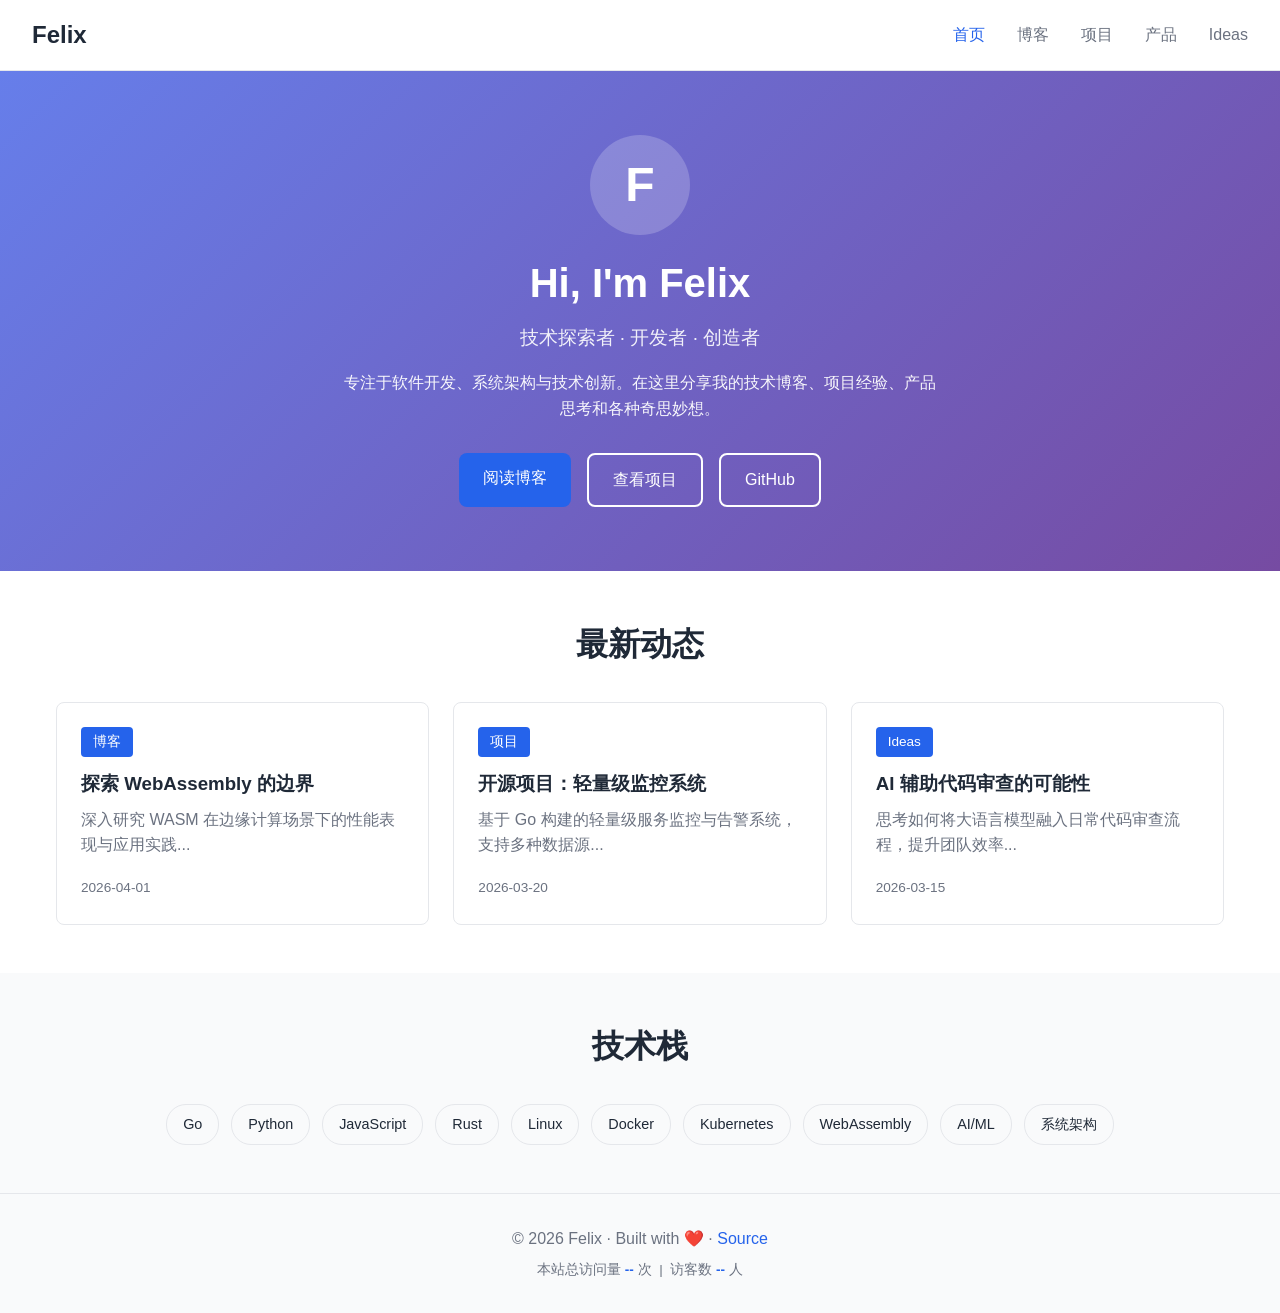
<file: index.html>
<!DOCTYPE html>
<html lang="zh-CN">
<head>
  <meta charset="UTF-8">
  <meta name="viewport" content="width=device-width, initial-scale=1.0">
  <title>Felix's Tech Blog</title>
  <link rel="stylesheet" href="assets/css/main.css">
</head>
<body>
  <nav class="navbar">
    <div class="nav-brand"><a href="index.html">Felix</a></div>
    <ul class="nav-links">
      <li><a href="index.html" class="active">首页</a></li>
      <li><a href="blog.html">博客</a></li>
      <li><a href="projects.html">项目</a></li>
      <li><a href="products.html">产品</a></li>
      <li><a href="ideas.html">Ideas</a></li>
    </ul>
    <button class="nav-toggle" onclick="toggleNav()">☰</button>
  </nav>

  <section class="hero">
    <div class="hero-content">
      <div class="avatar">F</div>
      <h1>Hi, I'm Felix</h1>
      <p class="tagline">技术探索者 · 开发者 · 创造者</p>
      <p class="bio">专注于软件开发、系统架构与技术创新。在这里分享我的技术博客、项目经验、产品思考和各种奇思妙想。</p>
      <div class="hero-links">
        <a href="blog.html" class="btn btn-primary">阅读博客</a>
        <a href="projects.html" class="btn btn-outline">查看项目</a>
        <a href="https://github.com/felix" target="_blank" class="btn btn-outline">GitHub</a>
      </div>
    </div>
  </section>

  <section class="section">
    <div class="container">
      <h2 class="section-title">最新动态</h2>
      <div class="cards-grid" id="recent-posts">
        <a href="blog.html" class="card card-link">
          <div class="card-tag">博客</div>
          <h3>探索 WebAssembly 的边界</h3>
          <p>深入研究 WASM 在边缘计算场景下的性能表现与应用实践...</p>
          <span class="card-date">2026-04-01</span>
        </a>
        <a href="projects.html" class="card card-link">
          <div class="card-tag">项目</div>
          <h3>开源项目：轻量级监控系统</h3>
          <p>基于 Go 构建的轻量级服务监控与告警系统，支持多种数据源...</p>
          <span class="card-date">2026-03-20</span>
        </a>
        <a href="ideas.html" class="card card-link">
          <div class="card-tag">Ideas</div>
          <h3>AI 辅助代码审查的可能性</h3>
          <p>思考如何将大语言模型融入日常代码审查流程，提升团队效率...</p>
          <span class="card-date">2026-03-15</span>
        </a>
      </div>
    </div>
  </section>

  <section class="section section-alt">
    <div class="container">
      <h2 class="section-title">技术栈</h2>
      <div class="tags-cloud">
        <span class="tag">Go</span>
        <span class="tag">Python</span>
        <span class="tag">JavaScript</span>
        <span class="tag">Rust</span>
        <span class="tag">Linux</span>
        <span class="tag">Docker</span>
        <span class="tag">Kubernetes</span>
        <span class="tag">WebAssembly</span>
        <span class="tag">AI/ML</span>
        <span class="tag">系统架构</span>
      </div>
    </div>
  </section>

  <footer class="footer">
    <script async src="//busuanzi.ibruce.info/busuanzi/2.3/busuanzi.pure.mini.js"></script>
    <p>© 2026 Felix · Built with ❤️ · <a href="https://github.com/felix/my-website" target="_blank">Source</a></p>
    <p class="site-stats">
      本站总访问量 <span id="busuanzi_value_site_pv">--</span> 次 &nbsp;|&nbsp;
      访客数 <span id="busuanzi_value_site_uv">--</span> 人
    </p>
  </footer>

  <script src="assets/js/main.js"></script>
</body>
</html>
</file>
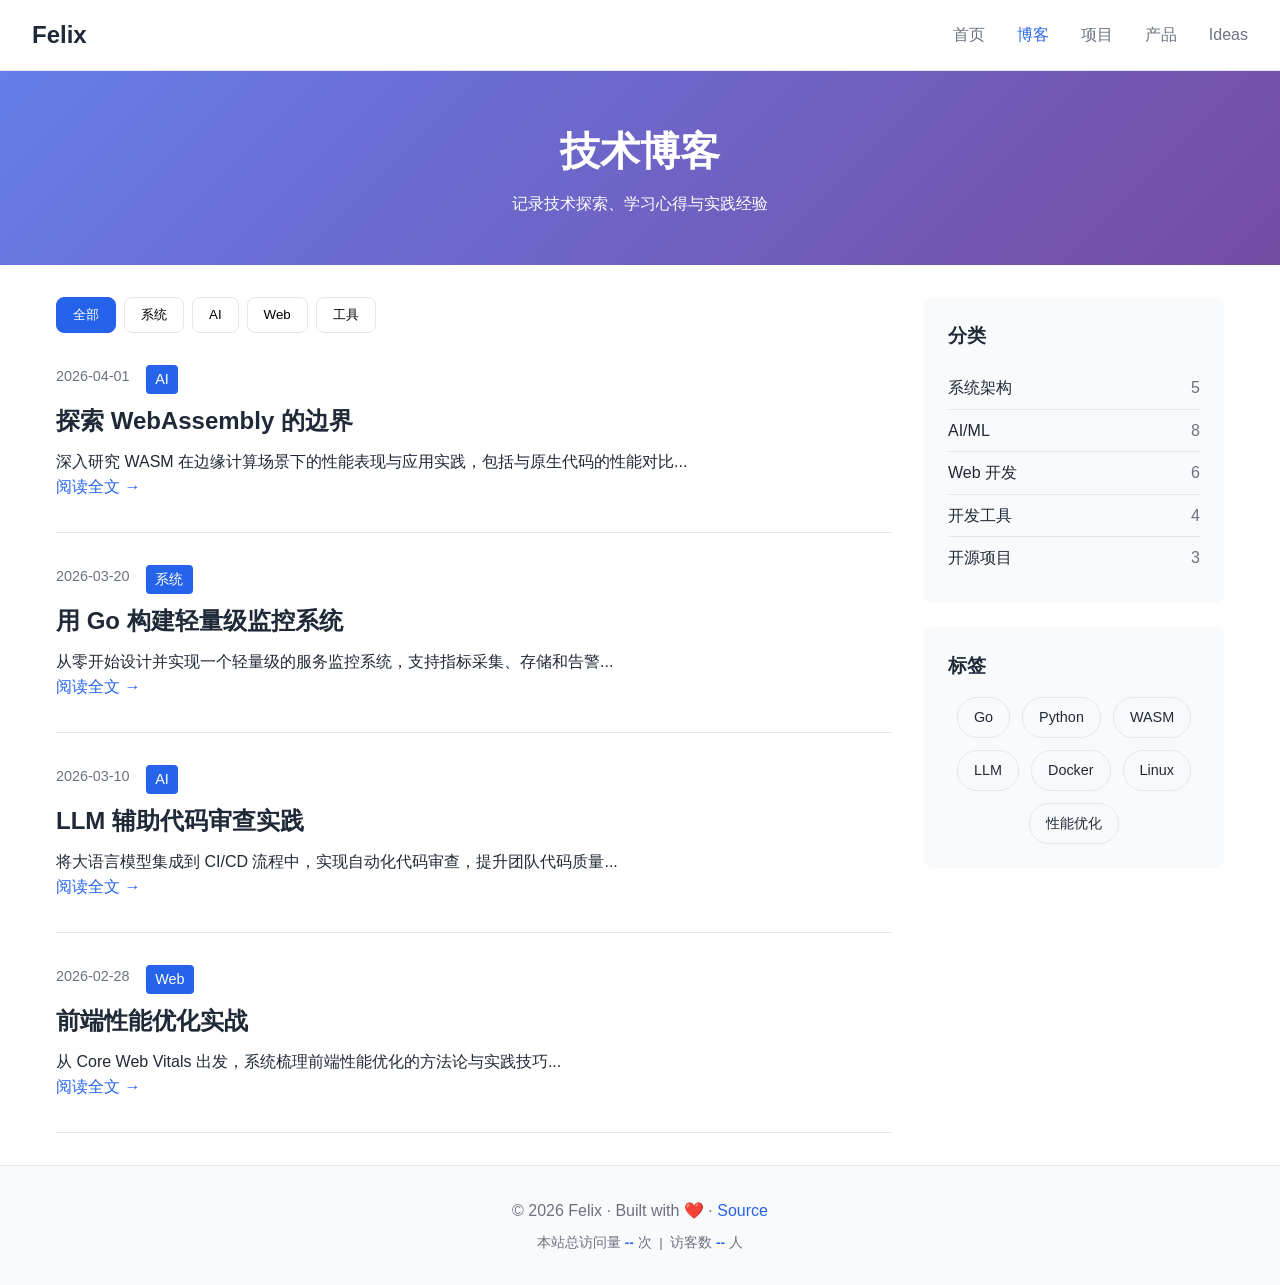
<file: blog.html>
<!DOCTYPE html>
<html lang="zh-CN">
<head>
  <meta charset="UTF-8">
  <meta name="viewport" content="width=device-width, initial-scale=1.0">
  <title>博客 - Felix's Tech Blog</title>
  <link rel="stylesheet" href="assets/css/main.css">
</head>
<body>
  <nav class="navbar">
    <div class="nav-brand"><a href="index.html">Felix</a></div>
    <ul class="nav-links">
      <li><a href="index.html">首页</a></li>
      <li><a href="blog.html" class="active">博客</a></li>
      <li><a href="projects.html">项目</a></li>
      <li><a href="products.html">产品</a></li>
      <li><a href="ideas.html">Ideas</a></li>
    </ul>
    <button class="nav-toggle" onclick="toggleNav()">☰</button>
  </nav>

  <div class="page-header">
    <div class="container">
      <h1>技术博客</h1>
      <p>记录技术探索、学习心得与实践经验</p>
    </div>
  </div>

  <div class="container main-layout">
    <main class="content-area">
      <div class="filter-bar">
        <button class="filter-btn active" onclick="filterPosts('all')">全部</button>
        <button class="filter-btn" onclick="filterPosts('系统')">系统</button>
        <button class="filter-btn" onclick="filterPosts('AI')">AI</button>
        <button class="filter-btn" onclick="filterPosts('Web')">Web</button>
        <button class="filter-btn" onclick="filterPosts('工具')">工具</button>
      </div>

      <div class="post-list" id="post-list">
        <article class="post-item" data-tags="AI,工具">
          <div class="post-meta">
            <span class="post-date">2026-04-01</span>
            <span class="post-tag">AI</span>
          </div>
          <h2><a href="viewer.html?file=content/blog/wasm-edge.md">探索 WebAssembly 的边界</a></h2>
          <p>深入研究 WASM 在边缘计算场景下的性能表现与应用实践，包括与原生代码的性能对比...</p>
          <a href="viewer.html?file=content/blog/wasm-edge.md" class="read-more">阅读全文 →</a>
        </article>

        <article class="post-item" data-tags="系统,工具">
          <div class="post-meta">
            <span class="post-date">2026-03-20</span>
            <span class="post-tag">系统</span>
          </div>
          <h2><a href="viewer.html?file=content/blog/go-monitoring.md">用 Go 构建轻量级监控系统</a></h2>
          <p>从零开始设计并实现一个轻量级的服务监控系统，支持指标采集、存储和告警...</p>
          <a href="viewer.html?file=content/blog/go-monitoring.md" class="read-more">阅读全文 →</a>
        </article>

        <article class="post-item" data-tags="AI">
          <div class="post-meta">
            <span class="post-date">2026-03-10</span>
            <span class="post-tag">AI</span>
          </div>
          <h2><a href="viewer.html?file=content/blog/llm-code-review.md">LLM 辅助代码审查实践</a></h2>
          <p>将大语言模型集成到 CI/CD 流程中，实现自动化代码审查，提升团队代码质量...</p>
          <a href="viewer.html?file=content/blog/llm-code-review.md" class="read-more">阅读全文 →</a>
        </article>

        <article class="post-item" data-tags="Web">
          <div class="post-meta">
            <span class="post-date">2026-02-28</span>
            <span class="post-tag">Web</span>
          </div>
          <h2><a href="viewer.html?file=content/blog/web-perf.md">前端性能优化实战</a></h2>
          <p>从 Core Web Vitals 出发，系统梳理前端性能优化的方法论与实践技巧...</p>
          <a href="viewer.html?file=content/blog/web-perf.md" class="read-more">阅读全文 →</a>
        </article>
      </div>
    </main>

    <aside class="sidebar">
      <div class="widget">
        <h3>分类</h3>
        <ul class="category-list">
          <li><a href="#">系统架构 <span>5</span></a></li>
          <li><a href="#">AI/ML <span>8</span></a></li>
          <li><a href="#">Web 开发 <span>6</span></a></li>
          <li><a href="#">开发工具 <span>4</span></a></li>
          <li><a href="#">开源项目 <span>3</span></a></li>
        </ul>
      </div>
      <div class="widget">
        <h3>标签</h3>
        <div class="tags-cloud small">
          <span class="tag">Go</span>
          <span class="tag">Python</span>
          <span class="tag">WASM</span>
          <span class="tag">LLM</span>
          <span class="tag">Docker</span>
          <span class="tag">Linux</span>
          <span class="tag">性能优化</span>
        </div>
      </div>
    </aside>
  </div>

  <footer class="footer">
    <script async src="//busuanzi.ibruce.info/busuanzi/2.3/busuanzi.pure.mini.js"></script>
    <p>© 2026 Felix · Built with ❤️ · <a href="https://github.com/felix/my-website" target="_blank">Source</a></p>
    <p class="site-stats">
      本站总访问量 <span id="busuanzi_value_site_pv">--</span> 次 &nbsp;|&nbsp;
      访客数 <span id="busuanzi_value_site_uv">--</span> 人
    </p>
  </footer>

  <script src="assets/js/main.js"></script>
  <script>
    function filterPosts(tag) {
      document.querySelectorAll('.filter-btn').forEach(b => b.classList.remove('active'));
      event.target.classList.add('active');
      document.querySelectorAll('.post-item').forEach(item => {
        if (tag === 'all' || item.dataset.tags.includes(tag)) {
          item.style.display = '';
        } else {
          item.style.display = 'none';
        }
      });
    }
  </script>
</body>
</html>
</file>
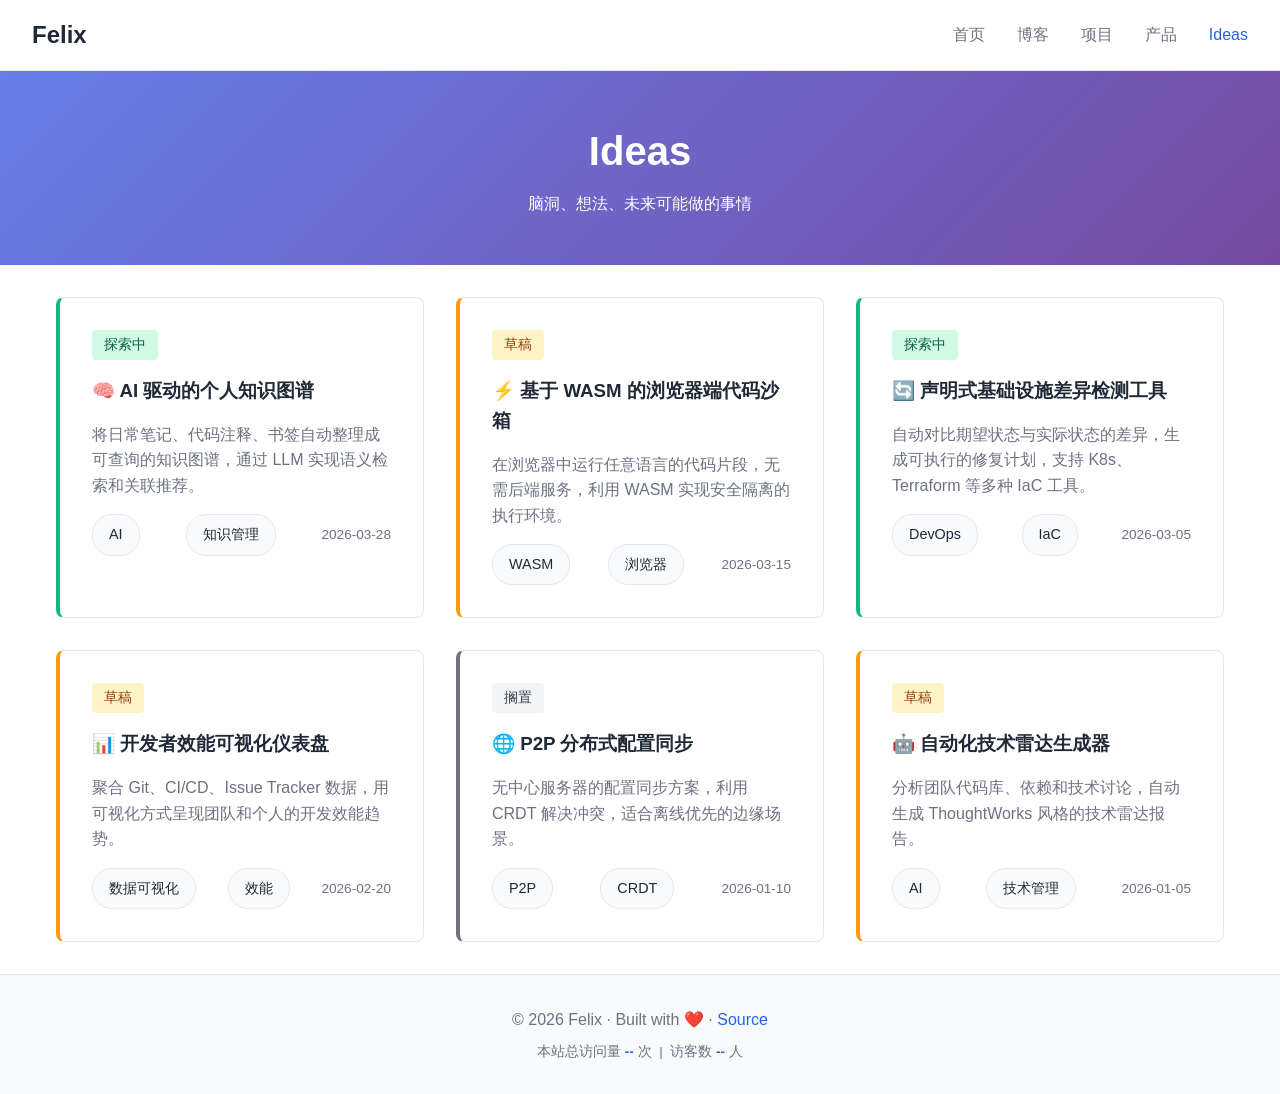
<file: ideas.html>
<!DOCTYPE html>
<html lang="zh-CN">
<head>
  <meta charset="UTF-8">
  <meta name="viewport" content="width=device-width, initial-scale=1.0">
  <title>Ideas - Felix's Tech Blog</title>
  <link rel="stylesheet" href="assets/css/main.css">
</head>
<body>
  <nav class="navbar">
    <div class="nav-brand"><a href="index.html">Felix</a></div>
    <ul class="nav-links">
      <li><a href="index.html">首页</a></li>
      <li><a href="blog.html">博客</a></li>
      <li><a href="projects.html">项目</a></li>
      <li><a href="products.html">产品</a></li>
      <li><a href="ideas.html" class="active">Ideas</a></li>
    </ul>
    <button class="nav-toggle" onclick="toggleNav()">☰</button>
  </nav>

  <div class="page-header">
    <div class="container">
      <h1>Ideas</h1>
      <p>脑洞、想法、未来可能做的事情</p>
    </div>
  </div>

  <div class="container" style="padding: 2rem 1rem;">
    <div class="ideas-grid">

      <div class="idea-card status-exploring">
        <div class="idea-status">探索中</div>
        <h3>🧠 AI 驱动的个人知识图谱</h3>
        <p>将日常笔记、代码注释、书签自动整理成可查询的知识图谱，通过 LLM 实现语义检索和关联推荐。</p>
        <div class="idea-meta">
          <span class="tag">AI</span>
          <span class="tag">知识管理</span>
          <span class="idea-date">2026-03-28</span>
        </div>
      </div>

      <div class="idea-card status-draft">
        <div class="idea-status">草稿</div>
        <h3>⚡ 基于 WASM 的浏览器端代码沙箱</h3>
        <p>在浏览器中运行任意语言的代码片段，无需后端服务，利用 WASM 实现安全隔离的执行环境。</p>
        <div class="idea-meta">
          <span class="tag">WASM</span>
          <span class="tag">浏览器</span>
          <span class="idea-date">2026-03-15</span>
        </div>
      </div>

      <div class="idea-card status-exploring">
        <div class="idea-status">探索中</div>
        <h3>🔄 声明式基础设施差异检测工具</h3>
        <p>自动对比期望状态与实际状态的差异，生成可执行的修复计划，支持 K8s、Terraform 等多种 IaC 工具。</p>
        <div class="idea-meta">
          <span class="tag">DevOps</span>
          <span class="tag">IaC</span>
          <span class="idea-date">2026-03-05</span>
        </div>
      </div>

      <div class="idea-card status-draft">
        <div class="idea-status">草稿</div>
        <h3>📊 开发者效能可视化仪表盘</h3>
        <p>聚合 Git、CI/CD、Issue Tracker 数据，用可视化方式呈现团队和个人的开发效能趋势。</p>
        <div class="idea-meta">
          <span class="tag">数据可视化</span>
          <span class="tag">效能</span>
          <span class="idea-date">2026-02-20</span>
        </div>
      </div>

      <div class="idea-card status-shelved">
        <div class="idea-status">搁置</div>
        <h3>🌐 P2P 分布式配置同步</h3>
        <p>无中心服务器的配置同步方案，利用 CRDT 解决冲突，适合离线优先的边缘场景。</p>
        <div class="idea-meta">
          <span class="tag">P2P</span>
          <span class="tag">CRDT</span>
          <span class="idea-date">2026-01-10</span>
        </div>
      </div>

      <div class="idea-card status-draft">
        <div class="idea-status">草稿</div>
        <h3>🤖 自动化技术雷达生成器</h3>
        <p>分析团队代码库、依赖和技术讨论，自动生成 ThoughtWorks 风格的技术雷达报告。</p>
        <div class="idea-meta">
          <span class="tag">AI</span>
          <span class="tag">技术管理</span>
          <span class="idea-date">2026-01-05</span>
        </div>
      </div>

    </div>
  </div>

  <footer class="footer">
    <script async src="//busuanzi.ibruce.info/busuanzi/2.3/busuanzi.pure.mini.js"></script>
    <p>© 2026 Felix · Built with ❤️ · <a href="https://github.com/felix/my-website" target="_blank">Source</a></p>
    <p class="site-stats">
      本站总访问量 <span id="busuanzi_value_site_pv">--</span> 次 &nbsp;|&nbsp;
      访客数 <span id="busuanzi_value_site_uv">--</span> 人
    </p>
  </footer>

  <script src="assets/js/main.js"></script>
</body>
</html>
</file>
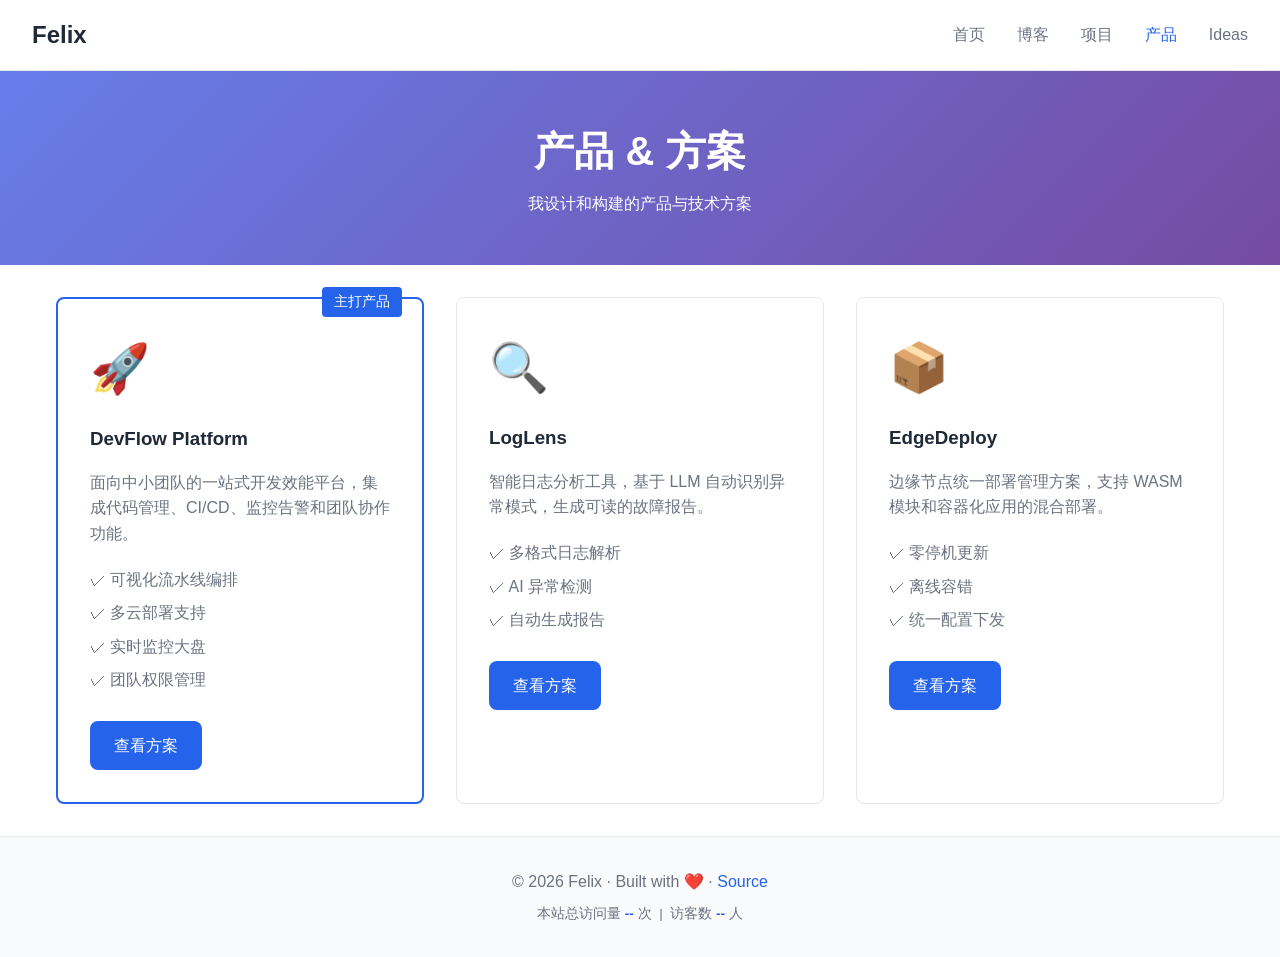
<file: products.html>
<!DOCTYPE html>
<html lang="zh-CN">
<head>
  <meta charset="UTF-8">
  <meta name="viewport" content="width=device-width, initial-scale=1.0">
  <title>产品 - Felix's Tech Blog</title>
  <link rel="stylesheet" href="assets/css/main.css">
</head>
<body>
  <nav class="navbar">
    <div class="nav-brand"><a href="index.html">Felix</a></div>
    <ul class="nav-links">
      <li><a href="index.html">首页</a></li>
      <li><a href="blog.html">博客</a></li>
      <li><a href="projects.html">项目</a></li>
      <li><a href="products.html" class="active">产品</a></li>
      <li><a href="ideas.html">Ideas</a></li>
    </ul>
    <button class="nav-toggle" onclick="toggleNav()">☰</button>
  </nav>

  <div class="page-header">
    <div class="container">
      <h1>产品 & 方案</h1>
      <p>我设计和构建的产品与技术方案</p>
    </div>
  </div>

  <div class="container" style="padding: 2rem 1rem;">
    <div class="products-grid">

      <div class="product-card featured">
        <div class="product-badge">主打产品</div>
        <div class="product-icon">🚀</div>
        <h3>DevFlow Platform</h3>
        <p class="product-desc">面向中小团队的一站式开发效能平台，集成代码管理、CI/CD、监控告警和团队协作功能。</p>
        <ul class="product-features">
          <li>✓ 可视化流水线编排</li>
          <li>✓ 多云部署支持</li>
          <li>✓ 实时监控大盘</li>
          <li>✓ 团队权限管理</li>
        </ul>
        <div class="product-links">
          <a href="viewer.html?file=content/products/devflow.md" class="btn btn-primary">查看方案</a>
        </div>
      </div>

      <div class="product-card">
        <div class="product-icon">🔍</div>
        <h3>LogLens</h3>
        <p class="product-desc">智能日志分析工具，基于 LLM 自动识别异常模式，生成可读的故障报告。</p>
        <ul class="product-features">
          <li>✓ 多格式日志解析</li>
          <li>✓ AI 异常检测</li>
          <li>✓ 自动生成报告</li>
        </ul>
        <div class="product-links">
          <a href="viewer.html?file=content/products/loglens.md" class="btn btn-primary">查看方案</a>
        </div>
      </div>

      <div class="product-card">
        <div class="product-icon">📦</div>
        <h3>EdgeDeploy</h3>
        <p class="product-desc">边缘节点统一部署管理方案，支持 WASM 模块和容器化应用的混合部署。</p>
        <ul class="product-features">
          <li>✓ 零停机更新</li>
          <li>✓ 离线容错</li>
          <li>✓ 统一配置下发</li>
        </ul>
        <div class="product-links">
          <a href="viewer.html?file=content/products/edgedeploy.md" class="btn btn-primary">查看方案</a>
        </div>
      </div>

    </div>
  </div>

  <footer class="footer">
    <script async src="//busuanzi.ibruce.info/busuanzi/2.3/busuanzi.pure.mini.js"></script>
    <p>© 2026 Felix · Built with ❤️ · <a href="https://github.com/felix/my-website" target="_blank">Source</a></p>
    <p class="site-stats">
      本站总访问量 <span id="busuanzi_value_site_pv">--</span> 次 &nbsp;|&nbsp;
      访客数 <span id="busuanzi_value_site_uv">--</span> 人
    </p>
  </footer>

  <script src="assets/js/main.js"></script>
</body>
</html>
</file>
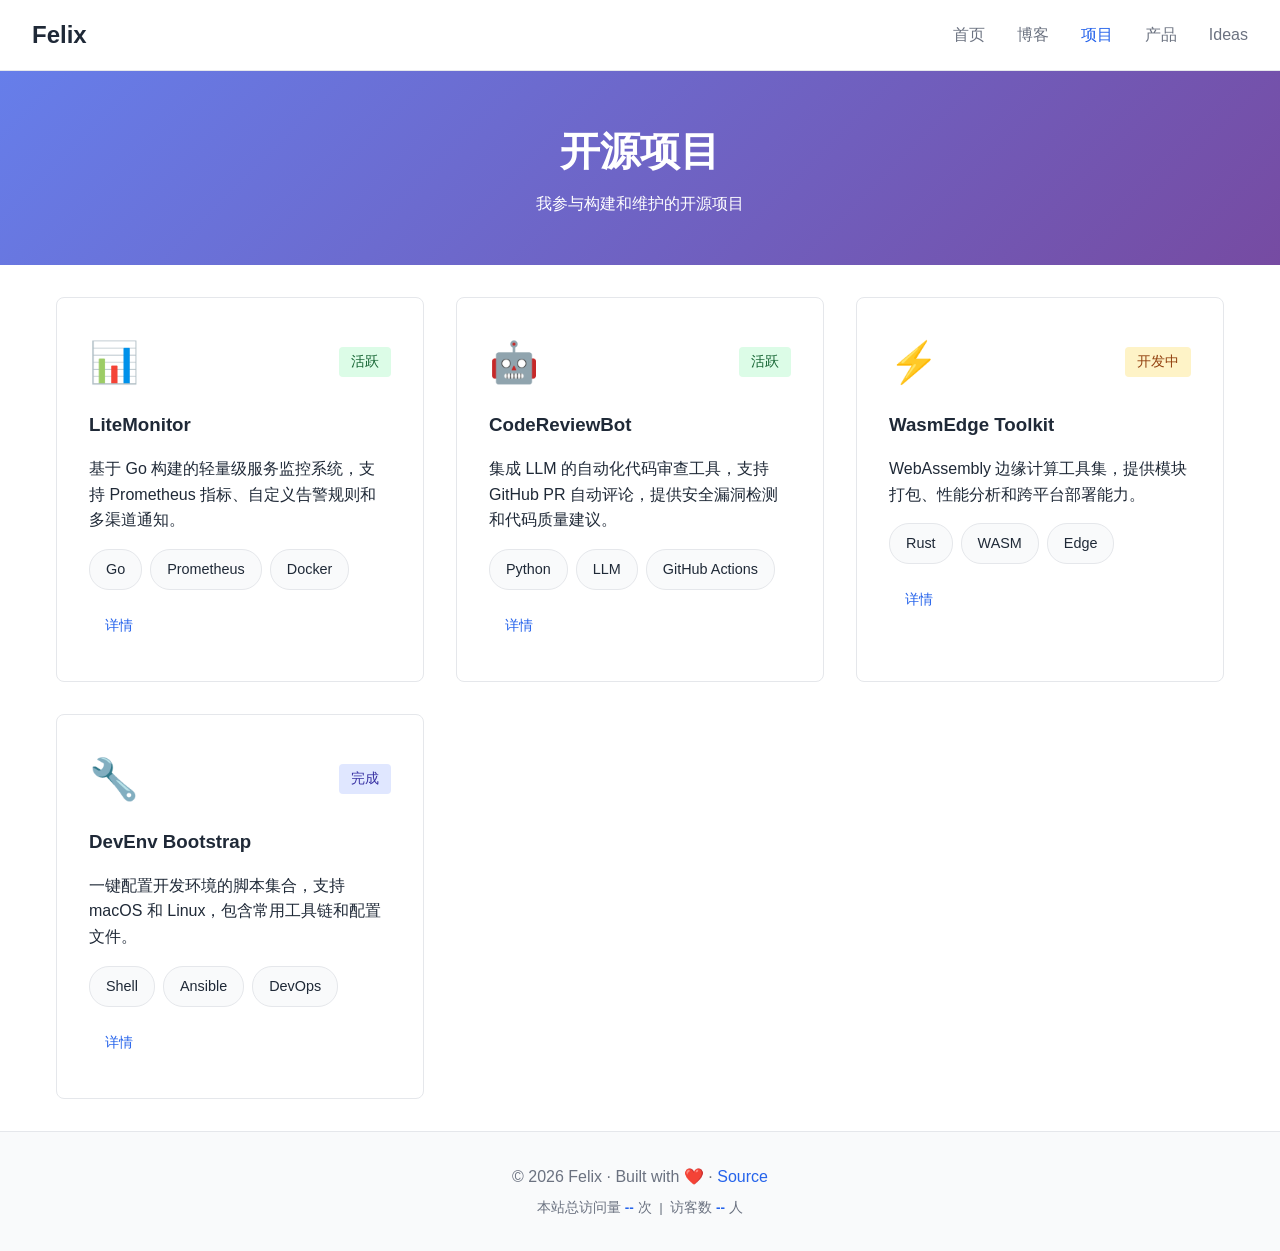
<file: projects.html>
<!DOCTYPE html>
<html lang="zh-CN">
<head>
  <meta charset="UTF-8">
  <meta name="viewport" content="width=device-width, initial-scale=1.0">
  <title>项目 - Felix's Tech Blog</title>
  <link rel="stylesheet" href="assets/css/main.css">
</head>
<body>
  <nav class="navbar">
    <div class="nav-brand"><a href="index.html">Felix</a></div>
    <ul class="nav-links">
      <li><a href="index.html">首页</a></li>
      <li><a href="blog.html">博客</a></li>
      <li><a href="projects.html" class="active">项目</a></li>
      <li><a href="products.html">产品</a></li>
      <li><a href="ideas.html">Ideas</a></li>
    </ul>
    <button class="nav-toggle" onclick="toggleNav()">☰</button>
  </nav>

  <div class="page-header">
    <div class="container">
      <h1>开源项目</h1>
      <p>我参与构建和维护的开源项目</p>
    </div>
  </div>

  <div class="container" style="padding: 2rem 1rem;">
    <div class="projects-grid">

      <div class="project-card">
        <div class="project-header">
          <span class="project-icon">📊</span>
          <div class="project-status status-active">活跃</div>
        </div>
        <h3>LiteMonitor</h3>
        <p>基于 Go 构建的轻量级服务监控系统，支持 Prometheus 指标、自定义告警规则和多渠道通知。</p>
        <div class="project-tags">
          <span class="tag">Go</span>
          <span class="tag">Prometheus</span>
          <span class="tag">Docker</span>
        </div>
        <div class="project-links">
          <a href="viewer.html?file=content/projects/litemonitor.md" class="btn btn-sm">详情</a>
          <a href="https://github.com/felix/litemonitor" target="_blank" class="btn btn-sm btn-outline">GitHub</a>
        </div>
      </div>

      <div class="project-card">
        <div class="project-header">
          <span class="project-icon">🤖</span>
          <div class="project-status status-active">活跃</div>
        </div>
        <h3>CodeReviewBot</h3>
        <p>集成 LLM 的自动化代码审查工具，支持 GitHub PR 自动评论，提供安全漏洞检测和代码质量建议。</p>
        <div class="project-tags">
          <span class="tag">Python</span>
          <span class="tag">LLM</span>
          <span class="tag">GitHub Actions</span>
        </div>
        <div class="project-links">
          <a href="viewer.html?file=content/projects/codereviewbot.md" class="btn btn-sm">详情</a>
          <a href="https://github.com/felix/codereviewbot" target="_blank" class="btn btn-sm btn-outline">GitHub</a>
        </div>
      </div>

      <div class="project-card">
        <div class="project-header">
          <span class="project-icon">⚡</span>
          <div class="project-status status-wip">开发中</div>
        </div>
        <h3>WasmEdge Toolkit</h3>
        <p>WebAssembly 边缘计算工具集，提供模块打包、性能分析和跨平台部署能力。</p>
        <div class="project-tags">
          <span class="tag">Rust</span>
          <span class="tag">WASM</span>
          <span class="tag">Edge</span>
        </div>
        <div class="project-links">
          <a href="viewer.html?file=content/projects/wasmedge.md" class="btn btn-sm">详情</a>
          <a href="https://github.com/felix/wasmedge-toolkit" target="_blank" class="btn btn-sm btn-outline">GitHub</a>
        </div>
      </div>

      <div class="project-card">
        <div class="project-header">
          <span class="project-icon">🔧</span>
          <div class="project-status status-done">完成</div>
        </div>
        <h3>DevEnv Bootstrap</h3>
        <p>一键配置开发环境的脚本集合，支持 macOS 和 Linux，包含常用工具链和配置文件。</p>
        <div class="project-tags">
          <span class="tag">Shell</span>
          <span class="tag">Ansible</span>
          <span class="tag">DevOps</span>
        </div>
        <div class="project-links">
          <a href="viewer.html?file=content/projects/devenv.md" class="btn btn-sm">详情</a>
          <a href="https://github.com/felix/devenv-bootstrap" target="_blank" class="btn btn-sm btn-outline">GitHub</a>
        </div>
      </div>

    </div>
  </div>

  <footer class="footer">
    <script async src="//busuanzi.ibruce.info/busuanzi/2.3/busuanzi.pure.mini.js"></script>
    <p>© 2026 Felix · Built with ❤️ · <a href="https://github.com/felix/my-website" target="_blank">Source</a></p>
    <p class="site-stats">
      本站总访问量 <span id="busuanzi_value_site_pv">--</span> 次 &nbsp;|&nbsp;
      访客数 <span id="busuanzi_value_site_uv">--</span> 人
    </p>
  </footer>

  <script src="assets/js/main.js"></script>
</body>
</html>
</file>
<file: assets/css/main.css>
:root {
  --primary: #2563eb;
  --primary-dark: #1e40af;
  --text: #1f2937;
  --text-light: #6b7280;
  --bg: #ffffff;
  --bg-alt: #f9fafb;
  --border: #e5e7eb;
  --shadow: rgba(0, 0, 0, 0.1);
  --radius: 8px;
}

* {
  margin: 0;
  padding: 0;
  box-sizing: border-box;
}

body {
  font-family: -apple-system, BlinkMacSystemFont, 'Segoe UI', Roboto, 'Helvetica Neue', Arial, sans-serif;
  line-height: 1.6;
  color: var(--text);
  background: var(--bg);
}

a {
  color: var(--primary);
  text-decoration: none;
}

a:hover {
  text-decoration: underline;
}

.container {
  max-width: 1200px;
  margin: 0 auto;
  padding: 0 1rem;
}

/* Navbar */
.navbar {
  background: var(--bg);
  border-bottom: 1px solid var(--border);
  padding: 1rem 2rem;
  display: flex;
  justify-content: space-between;
  align-items: center;
  position: sticky;
  top: 0;
  z-index: 100;
}

.nav-brand a {
  font-size: 1.5rem;
  font-weight: bold;
  color: var(--text);
}

.nav-links {
  display: flex;
  list-style: none;
  gap: 2rem;
}

.nav-links a {
  color: var(--text-light);
  font-weight: 500;
}

.nav-links a:hover,
.nav-links a.active {
  color: var(--primary);
  text-decoration: none;
}

.nav-toggle {
  display: none;
  background: none;
  border: none;
  font-size: 1.5rem;
  cursor: pointer;
}

/* Hero */
.hero {
  text-align: center;
  padding: 4rem 2rem;
  background: linear-gradient(135deg, #667eea 0%, #764ba2 100%);
  color: white;
}

.avatar {
  width: 100px;
  height: 100px;
  border-radius: 50%;
  background: rgba(255, 255, 255, 0.2);
  display: flex;
  align-items: center;
  justify-content: center;
  font-size: 3rem;
  font-weight: bold;
  margin: 0 auto 1rem;
}

.hero h1 {
  font-size: 2.5rem;
  margin-bottom: 0.5rem;
}

.tagline {
  font-size: 1.2rem;
  opacity: 0.9;
  margin-bottom: 1rem;
}

.bio {
  max-width: 600px;
  margin: 0 auto 2rem;
  opacity: 0.95;
}

.hero-links {
  display: flex;
  gap: 1rem;
  justify-content: center;
  flex-wrap: wrap;
}

/* Buttons */
.btn {
  display: inline-block;
  padding: 0.75rem 1.5rem;
  border-radius: var(--radius);
  font-weight: 500;
  cursor: pointer;
  border: none;
  transition: all 0.2s;
}

.btn-primary {
  background: var(--primary);
  color: white;
}

.btn-primary:hover {
  background: var(--primary-dark);
  text-decoration: none;
}

.btn-outline {
  background: transparent;
  border: 2px solid currentColor;
  color: white;
}

.btn-outline:hover {
  background: rgba(255, 255, 255, 0.1);
  text-decoration: none;
}

.btn-sm {
  padding: 0.5rem 1rem;
  font-size: 0.9rem;
}

/* Section */
.section {
  padding: 3rem 1rem;
}

.section-alt {
  background: var(--bg-alt);
}

.section-title {
  font-size: 2rem;
  margin-bottom: 2rem;
  text-align: center;
}

/* Cards Grid */
.cards-grid {
  display: grid;
  grid-template-columns: repeat(auto-fill, minmax(300px, 1fr));
  gap: 1.5rem;
}

.card {
  background: var(--bg);
  border: 1px solid var(--border);
  border-radius: var(--radius);
  padding: 1.5rem;
  transition: transform 0.2s, box-shadow 0.2s;
}

.card:hover {
  transform: translateY(-4px);
  box-shadow: 0 8px 16px var(--shadow);
}

.card-link {
  display: block;
  color: var(--text);
}

.card-link:hover {
  text-decoration: none;
}

.card-tag {
  display: inline-block;
  background: var(--primary);
  color: white;
  padding: 0.25rem 0.75rem;
  border-radius: 4px;
  font-size: 0.85rem;
  margin-bottom: 0.75rem;
}

.card h3 {
  margin-bottom: 0.5rem;
  color: var(--text);
}

.card p {
  color: var(--text-light);
  margin-bottom: 1rem;
}

.card-date {
  font-size: 0.85rem;
  color: var(--text-light);
}

/* Tags */
.tags-cloud {
  display: flex;
  flex-wrap: wrap;
  gap: 0.75rem;
  justify-content: center;
}

.tag {
  background: var(--bg-alt);
  border: 1px solid var(--border);
  padding: 0.5rem 1rem;
  border-radius: 20px;
  font-size: 0.9rem;
  color: var(--text);
}

/* Page Header */
.page-header {
  background: linear-gradient(135deg, #667eea 0%, #764ba2 100%);
  color: white;
  padding: 3rem 1rem;
  text-align: center;
}

.page-header h1 {
  font-size: 2.5rem;
  margin-bottom: 0.5rem;
}

/* Main Layout */
.main-layout {
  display: grid;
  grid-template-columns: 1fr 300px;
  gap: 2rem;
  padding: 2rem 1rem;
}

.content-area {
  min-width: 0;
}

/* Filter Bar */
.filter-bar {
  display: flex;
  gap: 0.5rem;
  margin-bottom: 2rem;
  flex-wrap: wrap;
}

.filter-btn {
  padding: 0.5rem 1rem;
  border: 1px solid var(--border);
  background: var(--bg);
  border-radius: var(--radius);
  cursor: pointer;
  transition: all 0.2s;
}

.filter-btn:hover,
.filter-btn.active {
  background: var(--primary);
  color: white;
  border-color: var(--primary);
}

/* Post List */
.post-list {
  display: flex;
  flex-direction: column;
  gap: 2rem;
}

.post-item {
  border-bottom: 1px solid var(--border);
  padding-bottom: 2rem;
}

.post-meta {
  display: flex;
  gap: 1rem;
  margin-bottom: 0.5rem;
  font-size: 0.9rem;
  color: var(--text-light);
}

.post-tag {
  background: var(--primary);
  color: white;
  padding: 0.2rem 0.6rem;
  border-radius: 4px;
}

.post-item h2 {
  margin-bottom: 0.5rem;
}

.post-item h2 a {
  color: var(--text);
}

.post-item h2 a:hover {
  color: var(--primary);
}

.read-more {
  color: var(--primary);
  font-weight: 500;
}

/* Sidebar */
.sidebar {
  position: sticky;
  top: 80px;
  height: fit-content;
}

.widget {
  background: var(--bg-alt);
  border-radius: var(--radius);
  padding: 1.5rem;
  margin-bottom: 1.5rem;
}

.widget h3 {
  margin-bottom: 1rem;
}

.category-list {
  list-style: none;
}

.category-list li {
  padding: 0.5rem 0;
  border-bottom: 1px solid var(--border);
}

.category-list li:last-child {
  border-bottom: none;
}

.category-list a {
  display: flex;
  justify-content: space-between;
  color: var(--text);
}

.category-list span {
  color: var(--text-light);
}

/* Projects Grid */
.projects-grid {
  display: grid;
  grid-template-columns: repeat(auto-fill, minmax(350px, 1fr));
  gap: 2rem;
}

.project-card {
  background: var(--bg);
  border: 1px solid var(--border);
  border-radius: var(--radius);
  padding: 2rem;
  transition: transform 0.2s, box-shadow 0.2s;
}

.project-card:hover {
  transform: translateY(-4px);
  box-shadow: 0 8px 16px var(--shadow);
}

.project-header {
  display: flex;
  justify-content: space-between;
  align-items: center;
  margin-bottom: 1rem;
}

.project-icon {
  font-size: 2.5rem;
}

.project-status {
  padding: 0.25rem 0.75rem;
  border-radius: 4px;
  font-size: 0.85rem;
  font-weight: 500;
}

.status-active {
  background: #dcfce7;
  color: #166534;
}

.status-wip {
  background: #fef3c7;
  color: #92400e;
}

.status-done {
  background: #e0e7ff;
  color: #3730a3;
}

.project-card h3 {
  margin-bottom: 1rem;
}

.project-tags {
  display: flex;
  gap: 0.5rem;
  margin: 1rem 0;
  flex-wrap: wrap;
}

.project-links {
  display: flex;
  gap: 0.5rem;
  margin-top: 1rem;
}

/* Products Grid */
.products-grid {
  display: grid;
  grid-template-columns: repeat(auto-fill, minmax(350px, 1fr));
  gap: 2rem;
}

.product-card {
  background: var(--bg);
  border: 1px solid var(--border);
  border-radius: var(--radius);
  padding: 2rem;
  position: relative;
  transition: transform 0.2s, box-shadow 0.2s;
}

.product-card:hover {
  transform: translateY(-4px);
  box-shadow: 0 8px 16px var(--shadow);
}

.product-card.featured {
  border: 2px solid var(--primary);
}

.product-badge {
  position: absolute;
  top: -12px;
  right: 20px;
  background: var(--primary);
  color: white;
  padding: 0.25rem 0.75rem;
  border-radius: 4px;
  font-size: 0.85rem;
}

.product-icon {
  font-size: 3rem;
  margin-bottom: 1rem;
}

.product-card h3 {
  margin-bottom: 1rem;
}

.product-desc {
  color: var(--text-light);
  margin-bottom: 1rem;
}

.product-features {
  list-style: none;
  margin: 1rem 0;
}

.product-features li {
  padding: 0.25rem 0;
  color: var(--text-light);
}

.product-links {
  display: flex;
  gap: 0.5rem;
  margin-top: 1.5rem;
}

/* Ideas Grid */
.ideas-grid {
  display: grid;
  grid-template-columns: repeat(auto-fill, minmax(350px, 1fr));
  gap: 2rem;
}

.idea-card {
  background: var(--bg);
  border: 1px solid var(--border);
  border-radius: var(--radius);
  padding: 2rem;
  transition: transform 0.2s, box-shadow 0.2s;
}

.idea-card:hover {
  transform: translateY(-4px);
  box-shadow: 0 8px 16px var(--shadow);
}

.idea-card.status-exploring {
  border-left: 4px solid #10b981;
}

.idea-card.status-draft {
  border-left: 4px solid #f59e0b;
}

.idea-card.status-shelved {
  border-left: 4px solid #6b7280;
}

.idea-status {
  display: inline-block;
  padding: 0.25rem 0.75rem;
  border-radius: 4px;
  font-size: 0.85rem;
  font-weight: 500;
  margin-bottom: 1rem;
}

.status-exploring .idea-status {
  background: #d1fae5;
  color: #065f46;
}

.status-draft .idea-status {
  background: #fef3c7;
  color: #92400e;
}

.status-shelved .idea-status {
  background: #f3f4f6;
  color: #374151;
}

.idea-card h3 {
  margin-bottom: 1rem;
}

.idea-card p {
  color: var(--text-light);
  margin-bottom: 1rem;
}

.idea-meta {
  display: flex;
  justify-content: space-between;
  align-items: center;
  flex-wrap: wrap;
  gap: 0.5rem;
}

.idea-date {
  font-size: 0.85rem;
  color: var(--text-light);
}

/* Footer */
.footer {
  background: var(--bg-alt);
  border-top: 1px solid var(--border);
  padding: 2rem;
  text-align: center;
  color: var(--text-light);
}

.site-stats {
  margin-top: 0.5rem;
  font-size: 0.85rem;
  color: var(--text-light);
}

.site-stats span {
  color: var(--primary);
  font-weight: 600;
}

/* Responsive */
@media (max-width: 768px) {
  .nav-links {
    display: none;
  }

  .nav-toggle {
    display: block;
  }

  .hero h1 {
    font-size: 2rem;
  }

  .main-layout {
    grid-template-columns: 1fr;
  }

  .sidebar {
    position: static;
  }

  .cards-grid,
  .projects-grid,
  .products-grid,
  .ideas-grid {
    grid-template-columns: 1fr;
  }
}
</file>
